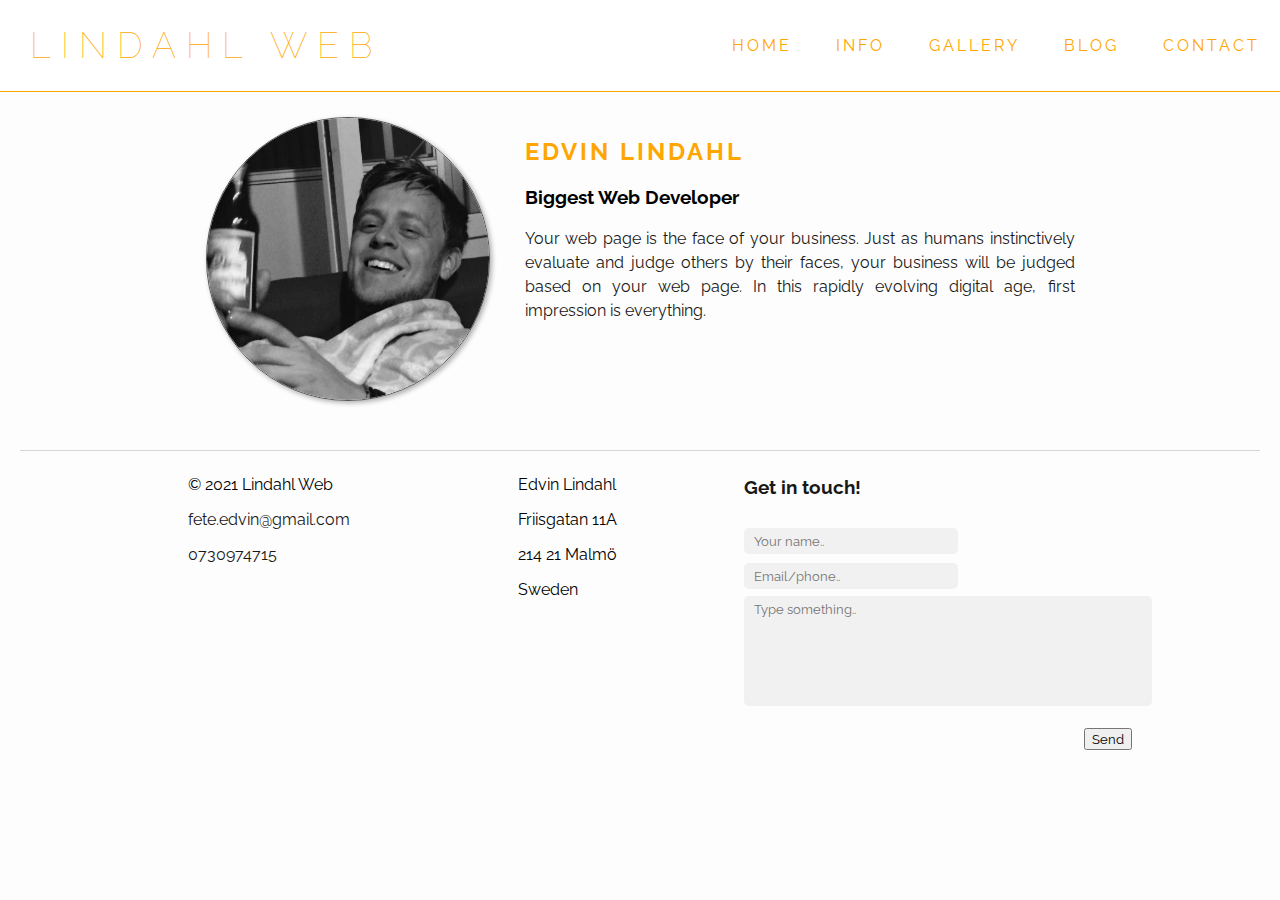
<file: index.html>
<!DOCTYPE html>
<html lang="en">
<head>
    <meta charset="UTF-8">
    <meta http-equiv="X-UA-Compatible" content="IE=edge">
    <meta name="viewport" content="width=device-width, initial-scale=1.0">
    <link rel="stylesheet" href="./styles/main.css">
    <link rel="icon" href="images/icon3.png">
    <link rel="stylesheet" href="https://cdnjs.cloudflare.com/ajax/libs/font-awesome/4.7.0/css/font-awesome.min.css">
    <link rel="preconnect" href="https://fonts.googleapis.com">
    <link rel="preconnect" href="https://fonts.gstatic.com" crossorigin>
    <link href="https://fonts.googleapis.com/css2?family=Raleway:wght@300&display=swap" rel="stylesheet">
    <title>Lindahl Web Design</title>
    <meta name="description" content="Simplistic and affordable web design for your business, tailored to your individual needs and preferences.">
</head>
<body>
    <div class="wrapper">
        <header>
            <div class="navbar">
                <div class="banner">
                    <a href="index.html"><h1>Lindahl Web</h1></a>
                </div>
                <ul class="navigation">
                    <li><a href="index.html">Home</a></li>
                    <li><a href="about.html">Info</a></li>
                    <li><a href="gallery.html">Gallery</a></li>
                    <li><a href="blog.html">Blog</a></li>
                    <li><a href="javascript: document.body.scrollIntoView(false);">Contact</a></li>
                </ul>
            </div>
        </header>
        <main>
            <div class="content">
                <div>
                    <img class="portrait" src="images/author.jpg" alt="Image of author" width="282" height="100%">
                </div>
                <div class="content-text">
                    <h2>Edvin Lindahl</h2>
                    <h3>Biggest Web Developer</h3>
                    <p>Your web page is the face of your business. Just as humans instinctively evaluate and judge others by their faces, your business will be judged based on your web page. In this rapidly evolving digital age, first impression is everything.</p>
                </div>
            </div>
        </main>
        <footer>
            <div class="foot-container">
                <ul class="foot-contact">
                    <li>&copy 2021 Lindahl Web</li>
                    <li><a href="mailto:fete.edvin@gmail.com">fete.edvin@gmail.com</a></li>
                    <li><a href="tel:+46730974715">0730974715</a></li>
                </ul>
                <ul class="foot-contact">
                    <li>Edvin Lindahl</li>
                    <li>Friisgatan 11A</li>
                    <li>214 21 Malmö</li>
                    <li>Sweden</li>
                </ul>
                <div class="cont-form">
                    <h3>Get in touch!</h3>
                    <form action="/action_page.php" id="usrform">
                    <input type="text" name="usrname" placeholder="Your name..">
                    <input type="text" name="cntct" placeholder="Email/phone..">
                    <div class="cont-textarea">
                        <textarea rows="5" cols="40" name="comment" form="usrform" placeholder="Type something.."  style="resize: none;"></textarea>
                    </div>
                    <div class="button"><input type="Submit" value="Send"></div>
                </form>
                </div>
            </div>
        </footer>
</body>
</html>
</file>
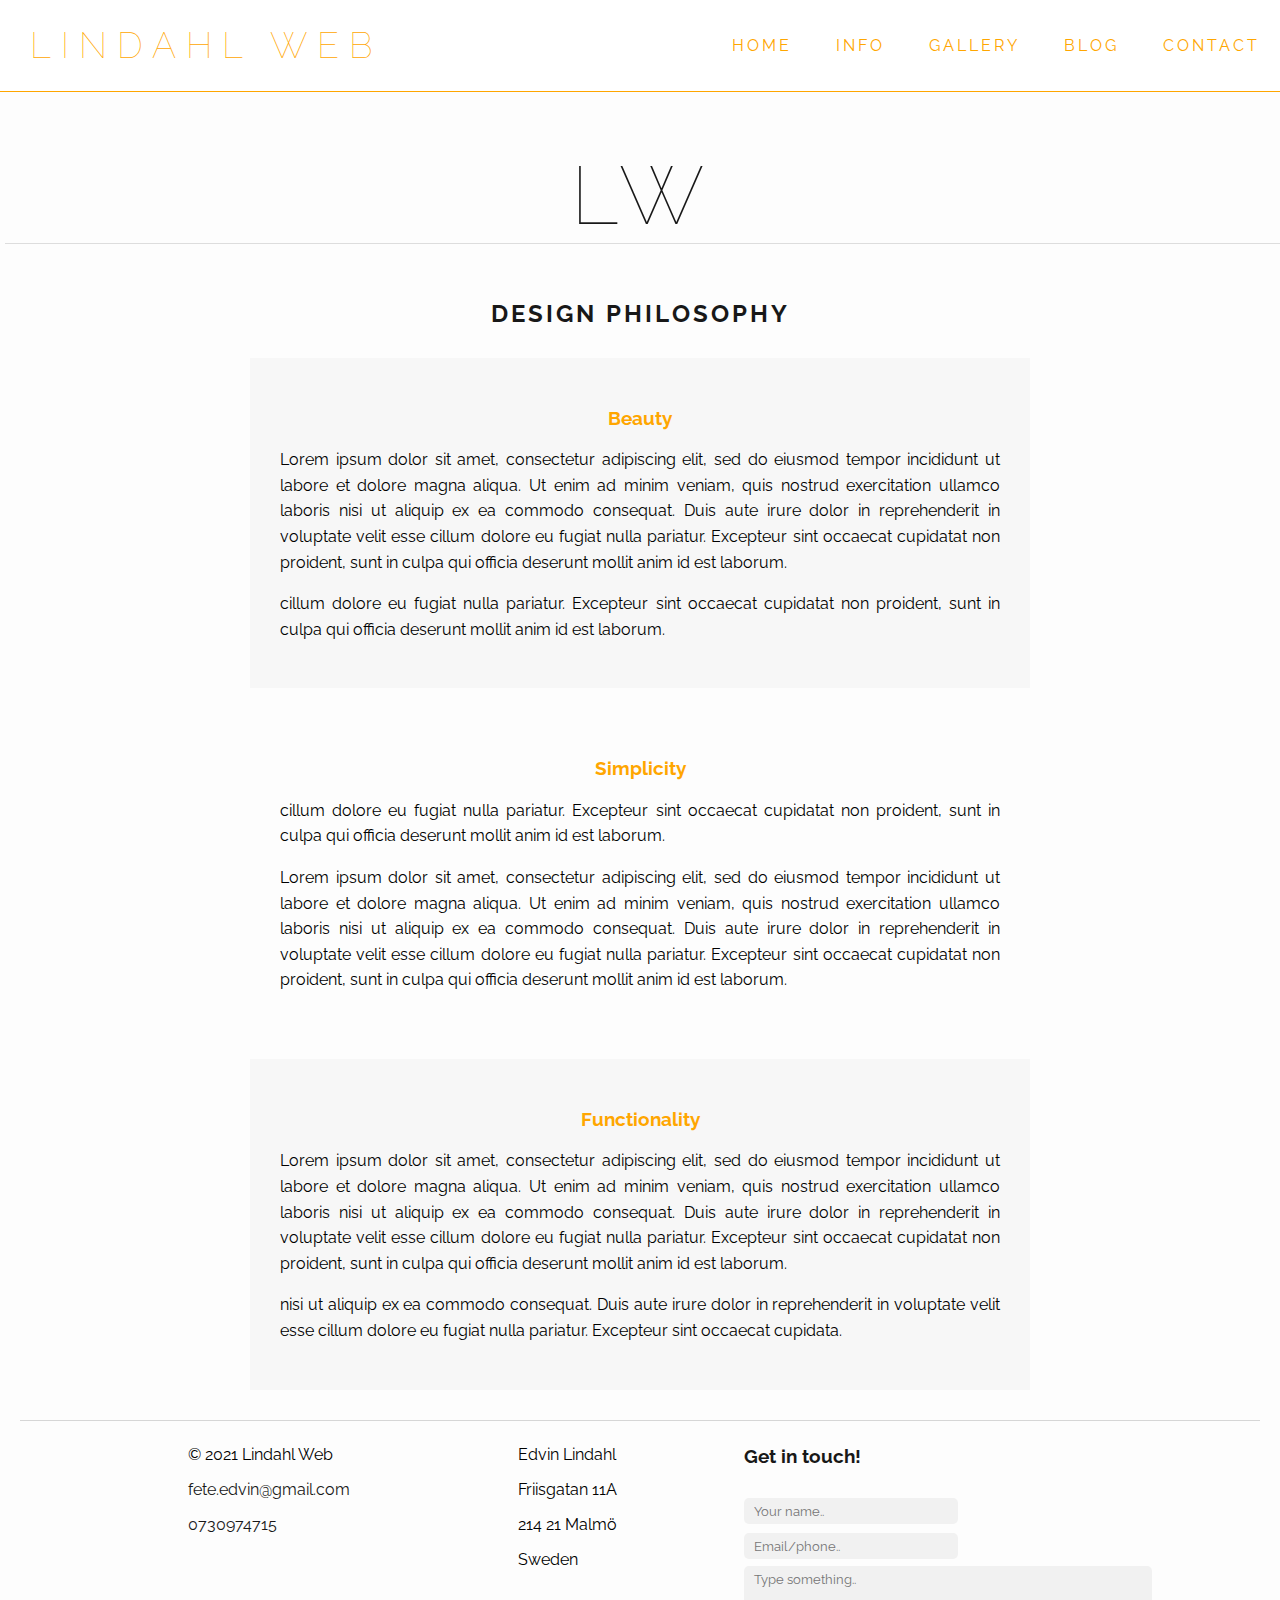
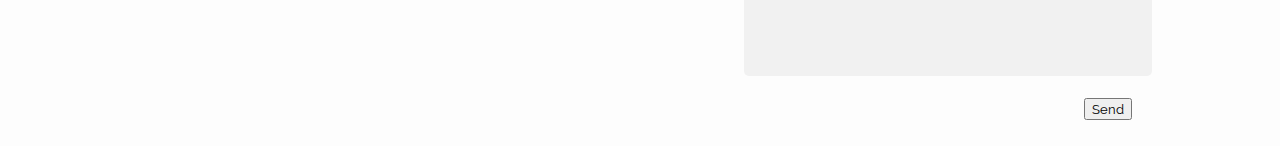
<file: about.html>
<!DOCTYPE html>
<html lang="en">
<head>
    <meta charset="UTF-8">
    <meta http-equiv="X-UA-Compatible" content="IE=edge">
    <meta name="viewport" content="width=device-width, initial-scale=1.0">
    <link rel="stylesheet" href="./styles/main.css">
    <link rel="icon" href="images/icon3.png">
    <link rel="stylesheet" href="https://cdnjs.cloudflare.com/ajax/libs/font-awesome/4.7.0/css/font-awesome.min.css">
    <link rel="preconnect" href="https://fonts.googleapis.com">
    <link rel="preconnect" href="https://fonts.gstatic.com" crossorigin>
    <link href="https://fonts.googleapis.com/css2?family=Raleway:wght@300&display=swap" rel="stylesheet">
    <title>Lindahl Web Design</title>
    <meta name="description" content="Simplistic and affordable web design for your business, tailored to your individual needs and preferences.">
</head>
<body>
    <div class="wrapper">
        <header>
            <div class="navbar">
                <div class="banner">
                    <a href="index.html"><h1>Lindahl Web</h1></a>
                </div>
                <ul class="navigation">
                    <li><a href="index.html">Home</a></li>
                    <li><a href="about.html">Info</a></li>
                    <li><a href="gallery.html">Gallery</a></li>
                    <li><a href="blog.html">Blog</a></li>
                    <li><a href="javascript: document.body.scrollIntoView(false);">Contact</a></li>
                </ul>
            </div>
        </header>
        <main>
            <div class="about-wrap">
                <div class="logo">
                    <h1>LW</h1>
                    <h2>Design Philosophy</h2>
                </div>
                <div class="about-text">

                    <div class="about-item">
                        <h3>Beauty</h3>
                        <p>Lorem ipsum dolor sit amet, consectetur adipiscing elit, sed do eiusmod tempor incididunt ut labore et dolore magna aliqua. Ut enim ad minim veniam, quis nostrud exercitation ullamco laboris nisi ut aliquip ex ea commodo consequat. Duis aute irure dolor in reprehenderit in voluptate velit esse cillum dolore eu fugiat nulla pariatur. Excepteur sint occaecat cupidatat non proident, sunt in culpa qui officia deserunt mollit anim id est laborum.</p>
                        <p>cillum dolore eu fugiat nulla pariatur. Excepteur sint occaecat cupidatat non proident, sunt in culpa qui officia deserunt mollit anim id est laborum.</p>
                    </div>
                    <div class="about-item">
                        <h3>Simplicity</h3>
                        <p>cillum dolore eu fugiat nulla pariatur. Excepteur sint occaecat cupidatat non proident, sunt in culpa qui officia deserunt mollit anim id est laborum.</p>
                        <p>Lorem ipsum dolor sit amet, consectetur adipiscing elit, sed do eiusmod tempor incididunt ut labore et dolore magna aliqua. Ut enim ad minim veniam, quis nostrud exercitation ullamco laboris nisi ut aliquip ex ea commodo consequat. Duis aute irure dolor in reprehenderit in voluptate velit esse cillum dolore eu fugiat nulla pariatur. Excepteur sint occaecat cupidatat non proident, sunt in culpa qui officia deserunt mollit anim id est laborum.</p>
                    </div>
                    <div class="about-item">
                        <h3>Functionality</h3>
                        <p>Lorem ipsum dolor sit amet, consectetur adipiscing elit, sed do eiusmod tempor incididunt ut labore et dolore magna aliqua. Ut enim ad minim veniam, quis nostrud exercitation ullamco laboris nisi ut aliquip ex ea commodo consequat. Duis aute irure dolor in reprehenderit in voluptate velit esse cillum dolore eu fugiat nulla pariatur. Excepteur sint occaecat cupidatat non proident, sunt in culpa qui officia deserunt mollit anim id est laborum.</p>
                        <p>nisi ut aliquip ex ea commodo consequat. Duis aute irure dolor in reprehenderit in voluptate velit esse cillum dolore eu fugiat nulla pariatur. Excepteur sint occaecat cupidata.</p>
                    </div>
                </div>
            </div>
        </main>
        <footer>
            <div class="foot-container">
                <ul class="foot-contact">
                    <li>&copy 2021 Lindahl Web</li>
                    <li><a href="mailto:fete.edvin@gmail.com">fete.edvin@gmail.com</a></li>
                    <li><a href="tel:+46730974715">0730974715</a></li>
                </ul>
                <ul class="foot-contact">
                    <li>Edvin Lindahl</li>
                    <li>Friisgatan 11A</li>
                    <li>214 21 Malmö</li>
                    <li>Sweden</li>
                </ul>
                <div class="cont-form">
                    <h3>Get in touch!</h3>
                    <form action="/action_page.php" id="usrform">
                    <input type="text" name="usrname" placeholder="Your name..">
                    <input type="text" name="cntct" placeholder="Email/phone..">
                    <div class="cont-textarea">
                        <textarea rows="5" cols="40" name="comment" form="usrform" placeholder="Type something.."  style="resize: none;"></textarea>
                    </div>
                    <div class="button"><input type="Submit" value="Send"></div>
                </form>
                </div>
            </div>
        </footer>
</body>
</html>
</file>
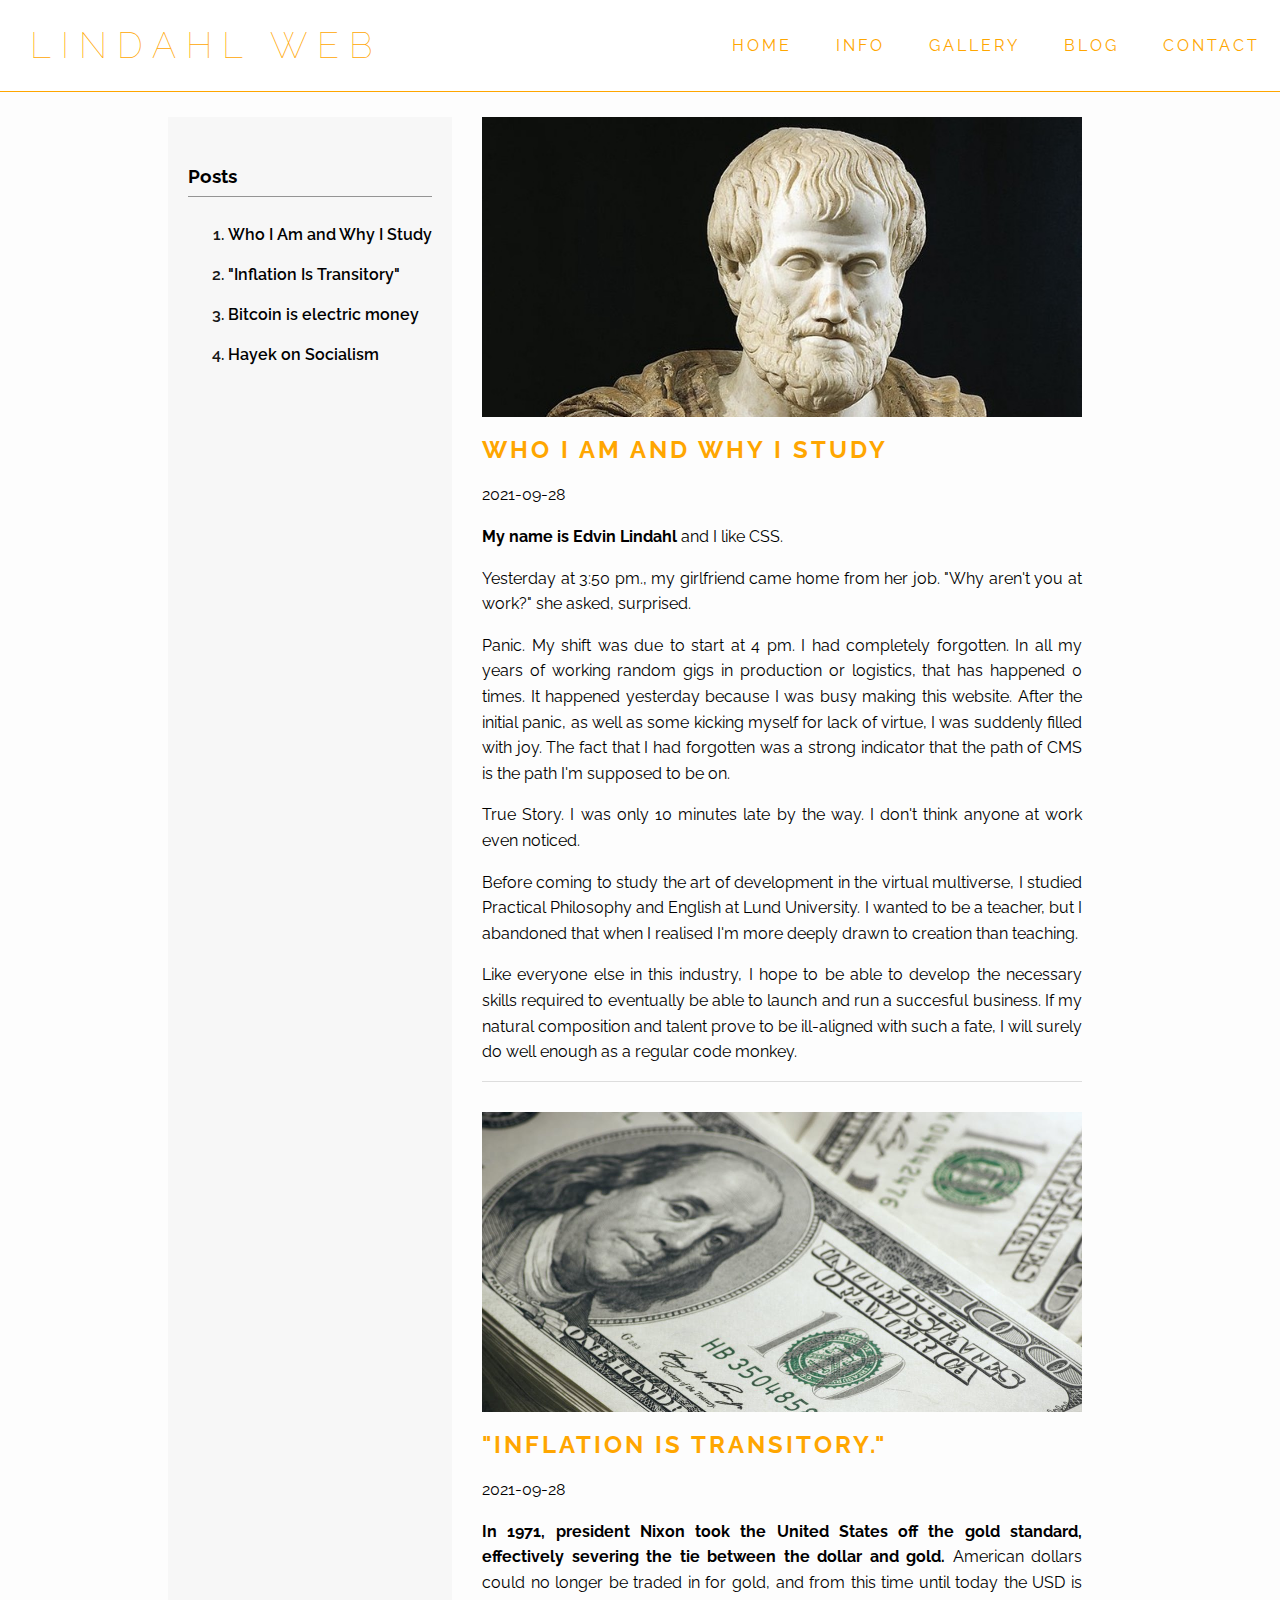
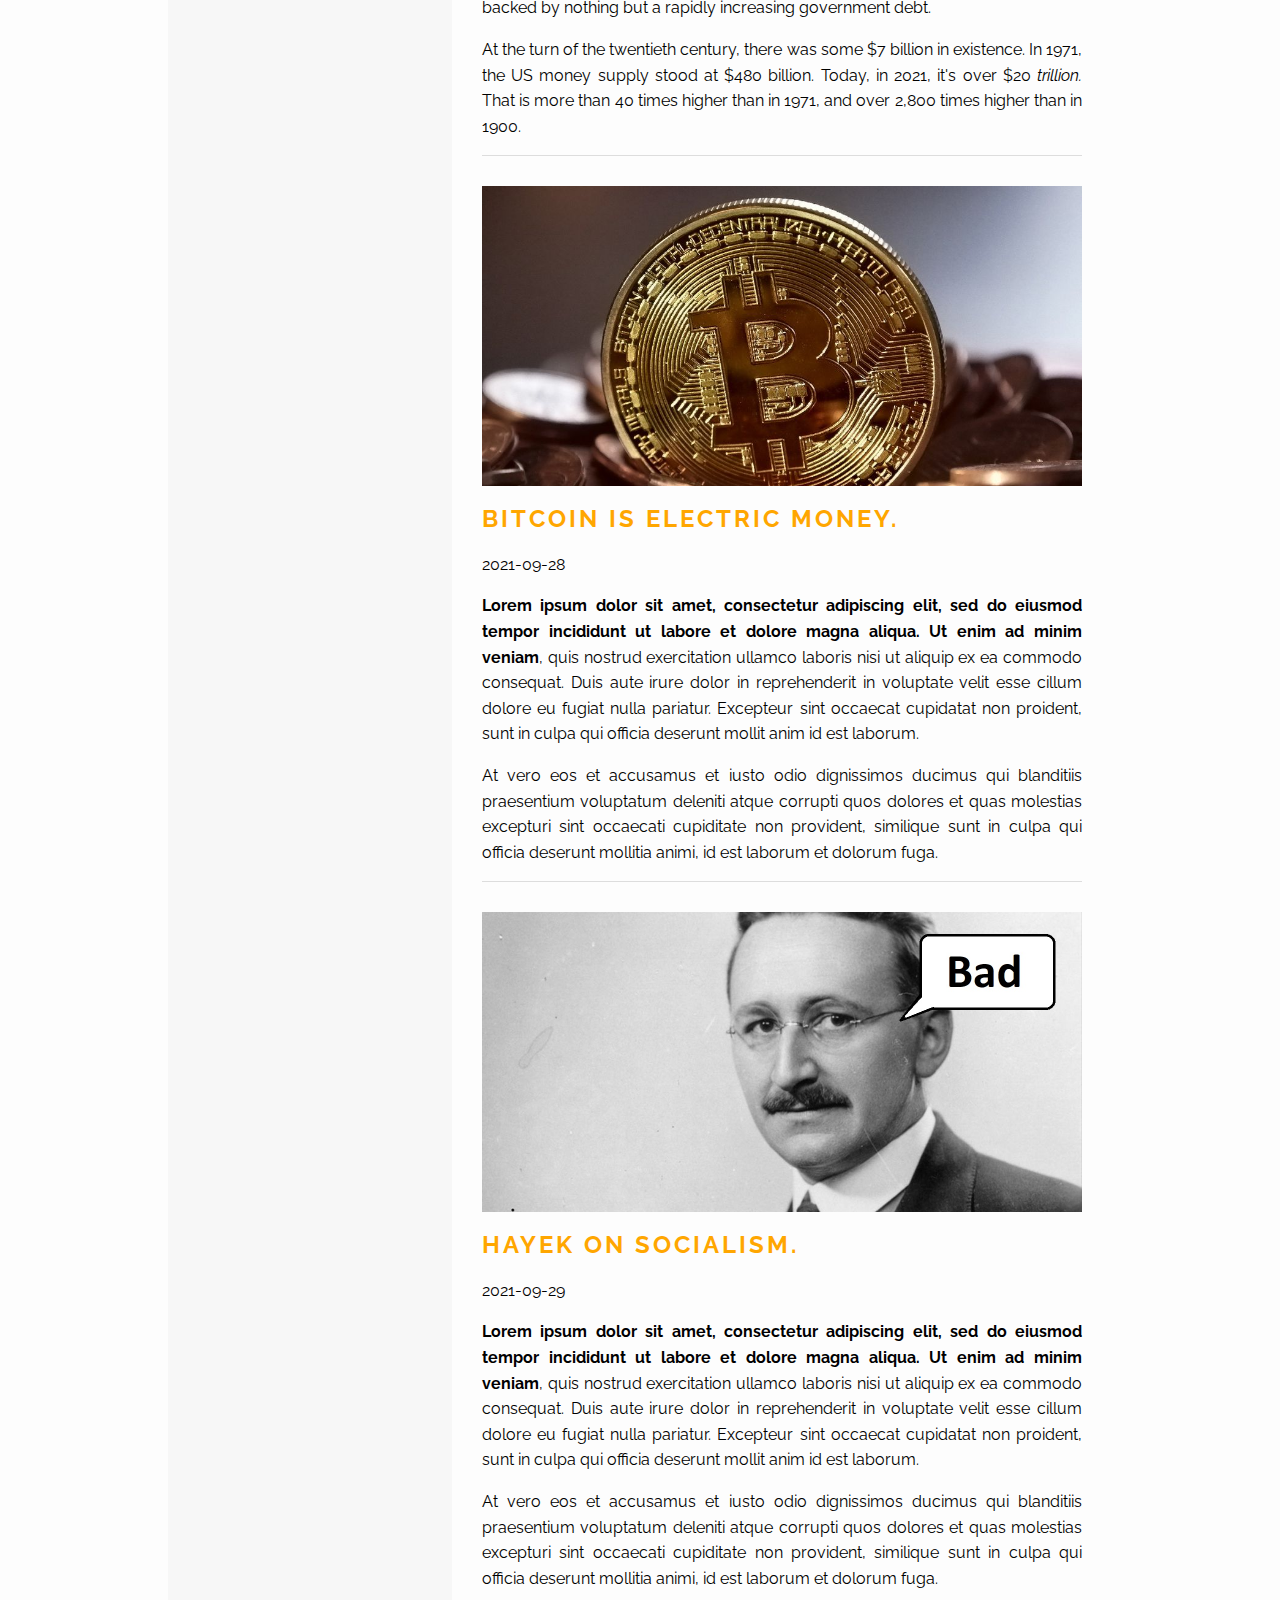
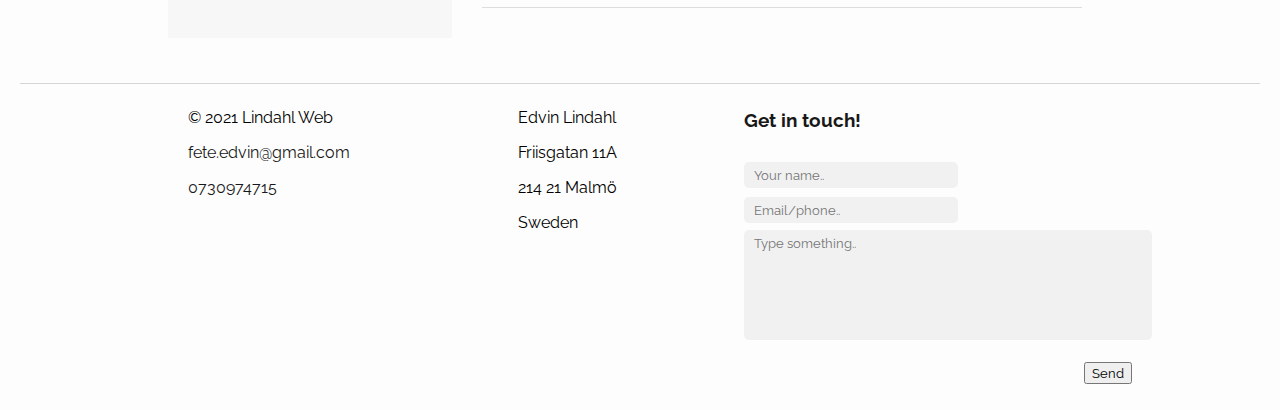
<file: blog.html>
<!DOCTYPE html>
<html lang="en">
<head>
    <meta charset="UTF-8">
    <meta http-equiv="X-UA-Compatible" content="IE=edge">
    <meta name="viewport" content="width=device-width, initial-scale=1.0">
    <link rel="stylesheet" href="./styles/main.css">
    <link rel="icon" href="images/icon3.png">
    <link rel="stylesheet" href="https://cdnjs.cloudflare.com/ajax/libs/font-awesome/4.7.0/css/font-awesome.min.css">
    <link rel="preconnect" href="https://fonts.googleapis.com">
    <link rel="preconnect" href="https://fonts.gstatic.com" crossorigin>
    <link href="https://fonts.googleapis.com/css2?family=Raleway:wght@300&display=swap" rel="stylesheet">
    <title>Lindahl Web Design</title>
    <meta name="description" content="Simplistic and affordable web design for your business, tailored to your individual needs and preferences.">
</head>
<body>
    <div class="wrapper">
        <header>
            <div class="navbar">
                <div class="banner">
                    <a href="index.html"><h1>Lindahl Web</h1></a>
                </div>
                <ul class="navigation">
                    <li><a href="index.html">Home</a></li>
                    <li><a href="about.html">Info</a></li>
                    <li><a href="gallery.html">Gallery</a></li>
                    <li><a href="blog.html">Blog</a></li>
                    <li><a href="javascript: document.body.scrollIntoView(false);">Contact</a></li>
                </ul>
            </div>
        </header>
        <main>
            <div class="blog-wrapper">
                <div class="blog-nav">
                    <a name="blog1"></a>
                    <h3>Posts</h3>
                    <ol>
                        <li><a href="#top">Who I Am and Why I Study</a></li>
                        <li><a href="#blog2">"Inflation Is Transitory"</a></li>
                        <li><a href="#blog3">Bitcoin is electric money</a></li>
                        <li><a href="#blog4">Hayek on Socialism</a></li>
                    </ol>
                </div>
                <div class="blog-boxes">
                    <div class="blog-content">
                        <div class="blog-img">
                            <img src="images/aristotle.jpeg" width="600px" loading="lazy">
                        </div>
                        <h2 id="blog-title01">Who I Am and Why I Study</h2>
                        <time datetime="2021-09-28">2021-09-28</time>
                        <p><strong>My name is Edvin Lindahl</strong> and I like CSS.</p>
                        <p>Yesterday at 3:50 pm., my girlfriend came home from her job. "Why aren't you at work?" she asked, surprised.</p>
                        <p>Panic. My shift was due to start at 4 pm. I had completely forgotten. In all my years of working random gigs in production or logistics, that has happened 0 times. It happened yesterday because I was busy making this website. After the initial panic, as well as some kicking myself for lack of virtue, I was suddenly filled with joy. The fact that I had forgotten was a strong indicator that the path of CMS is the path I'm supposed to be on.</p>
                        <p>True Story. I was only 10 minutes late by the way. I don't think anyone at work even noticed.</p>
                        <p>Before coming to study the art of development in the virtual multiverse, I studied Practical Philosophy and English at Lund University. I wanted to be a teacher, but I abandoned that when I realised I'm more deeply drawn to creation than teaching.</p>
                        <p>Like everyone else in this industry, I hope to be able to develop the necessary skills required to eventually be able to launch and run a succesful business. If my natural composition and talent prove to be ill-aligned with such a fate, I will surely do well enough as a regular code monkey.</p>
                        <a name="blog2"></a>
                    </div>
                    <div class="blog-content">
                        <div class="blog-img">
                            <img src="images/dollarimg.jpg" width="600px" loading="lazy">
                        </div>
                        <h2 id="blog-title01">"Inflation Is Transitory."</h2>
                        <time datetime="2021-09-28">2021-09-28</time>
                        <p><strong>In 1971, president Nixon took the United States off the gold standard, effectively severing the tie between the dollar and gold.</strong> American dollars could no longer be traded in for gold, and from this time until today the USD is backed by nothing but a rapidly increasing government debt.</p>
                        <p>At the turn of the twentieth century, there was some $7 billion in existence. In 1971, the US money supply stood at $480 billion. Today, in 2021, it's over $20 <i>trillion. </i>That is more than 40 times higher than in 1971, and over 2,800 times higher than in 1900.</p>
                        <a name="blog3"></a>
                    </div>
                    <div class="blog-content">
                        <div class="blog-img">
                            <img src="images/btc.jpg" width="600px" loading="lazy">
                        </div>
                        <h2 id="blog-title02">Bitcoin is electric money.</h2>
                        <time datetime="2021-09-28">2021-09-28</time>
                        <p><strong>Lorem ipsum dolor sit amet, consectetur adipiscing elit, sed do eiusmod tempor incididunt ut labore et dolore magna aliqua. Ut enim ad minim veniam</strong>, quis nostrud exercitation ullamco laboris nisi ut aliquip ex ea commodo consequat. Duis aute irure dolor in reprehenderit in voluptate velit esse cillum dolore eu fugiat nulla pariatur. Excepteur sint occaecat cupidatat non proident, sunt in culpa qui officia deserunt mollit anim id est laborum.</p>
                        <p>At vero eos et accusamus et iusto odio dignissimos ducimus qui blanditiis praesentium voluptatum deleniti atque corrupti quos dolores et quas molestias excepturi sint occaecati cupiditate non provident, similique sunt in culpa qui officia deserunt mollitia animi, id est laborum et dolorum fuga. </p>
                        <a name="blog4"></a>
                    </div>
                    <div class="blog-content">
                        <div class="blog-img">
                            <img src="images/hayek.jfif" width="600px" loading="lazy">
                        </div>
                        <h2 id="blog-title02">Hayek on Socialism.</h2>
                        <time datetime="2021-09-28">2021-09-29</time>
                        <p><strong>Lorem ipsum dolor sit amet, consectetur adipiscing elit, sed do eiusmod tempor incididunt ut labore et dolore magna aliqua. Ut enim ad minim veniam</strong>, quis nostrud exercitation ullamco laboris nisi ut aliquip ex ea commodo consequat. Duis aute irure dolor in reprehenderit in voluptate velit esse cillum dolore eu fugiat nulla pariatur. Excepteur sint occaecat cupidatat non proident, sunt in culpa qui officia deserunt mollit anim id est laborum.</p>
                        <p>At vero eos et accusamus et iusto odio dignissimos ducimus qui blanditiis praesentium voluptatum deleniti atque corrupti quos dolores et quas molestias excepturi sint occaecati cupiditate non provident, similique sunt in culpa qui officia deserunt mollitia animi, id est laborum et dolorum fuga. </p>
                    </div>
                </div>
            </div>
        </main>



        <footer>
            <div class="foot-container">
                <ul class="foot-contact">
                    <li>&copy 2021 Lindahl Web</li>
                    <li><a href="mailto:fete.edvin@gmail.com">fete.edvin@gmail.com</a></li>
                    <li><a href="tel:+46730974715">0730974715</a></li>
                </ul>
                <ul class="foot-contact">
                    <li>Edvin Lindahl</li>
                    <li>Friisgatan 11A</li>
                    <li>214 21 Malmö</li>
                    <li>Sweden</li>
                </ul>
                <div class="cont-form">
                    <h3>Get in touch!</h3>
                    <form action="/action_page.php" id="usrform">
                    <input type="text" name="usrname" placeholder="Your name..">
                    <input type="text" name="cntct" placeholder="Email/phone..">
                    <div class="cont-textarea">
                        <textarea rows="5" cols="40" name="comment" form="usrform" placeholder="Type something.."  style="resize: none;"></textarea>
                    </div>
                    <div class="button"><input type="Submit" value="Send"></div>
                </form>
                </div>
            </div>
        </footer>
</body>
</html>
</file>
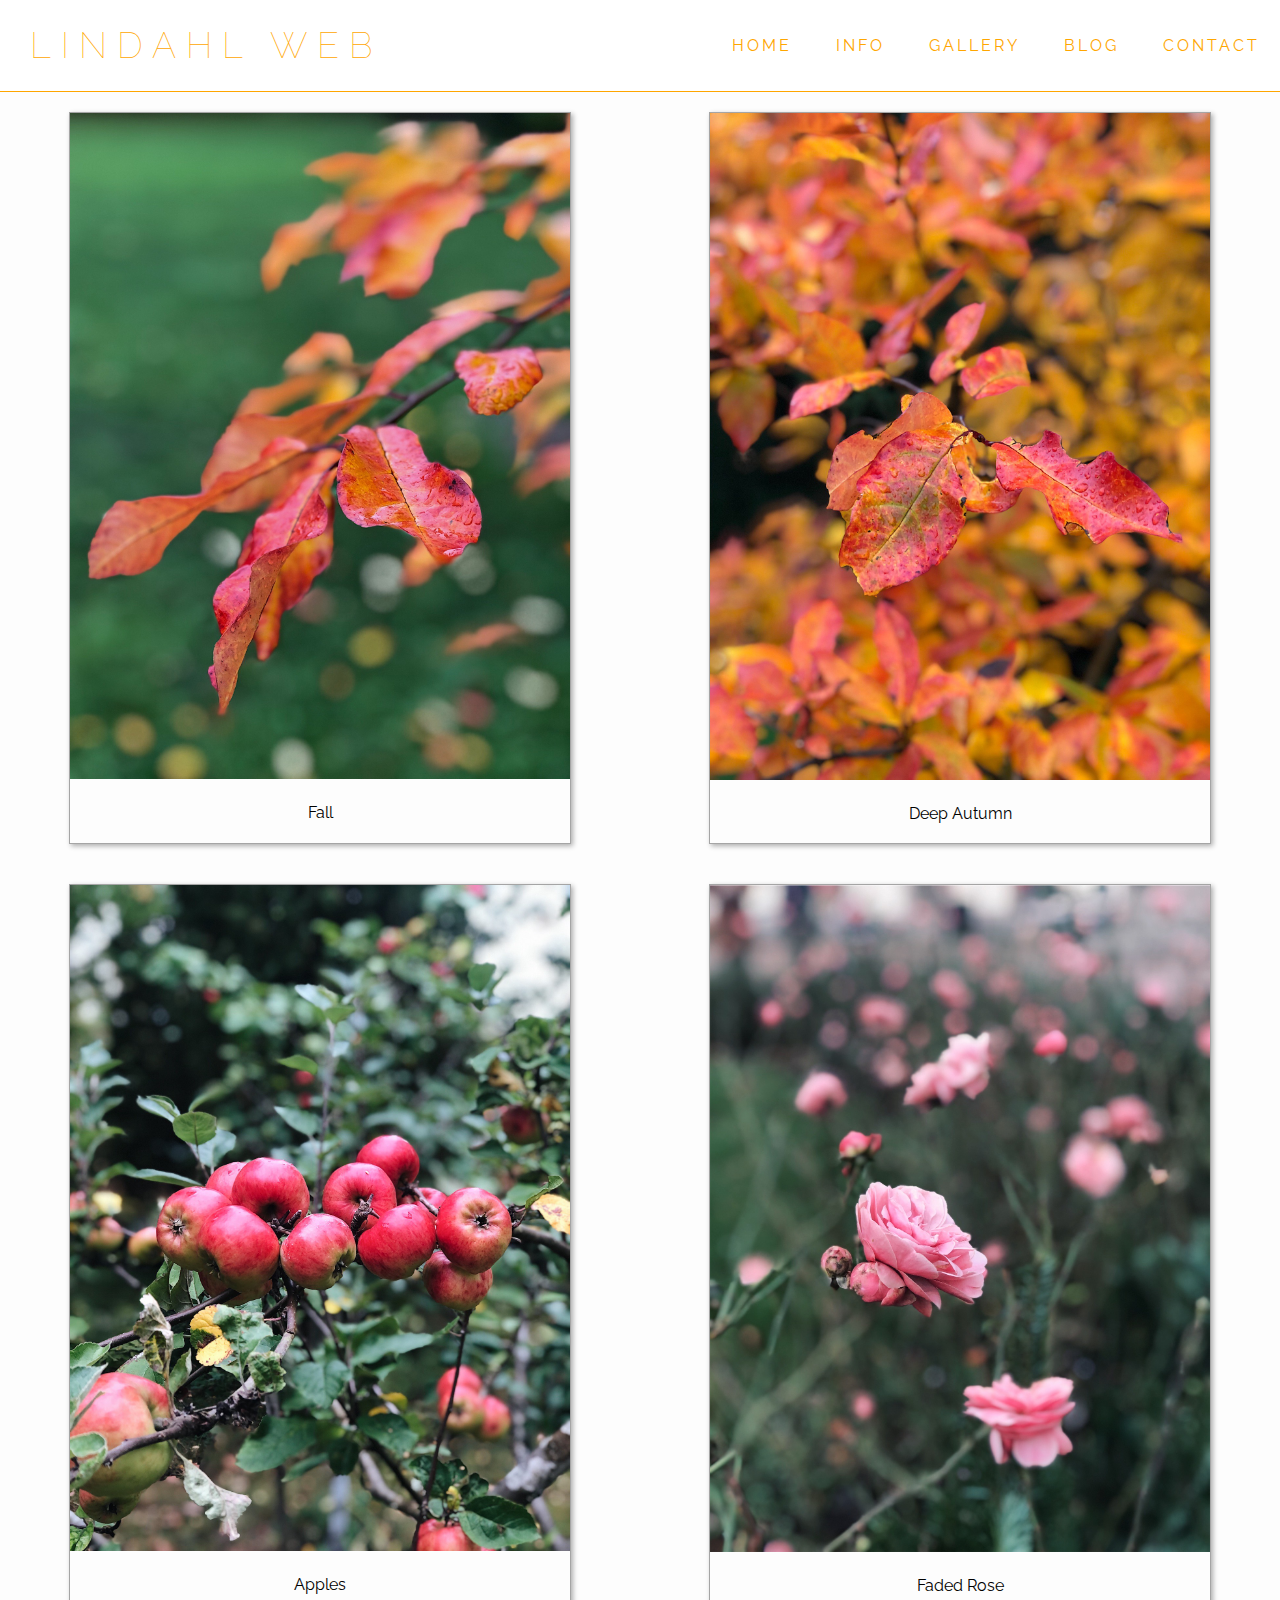
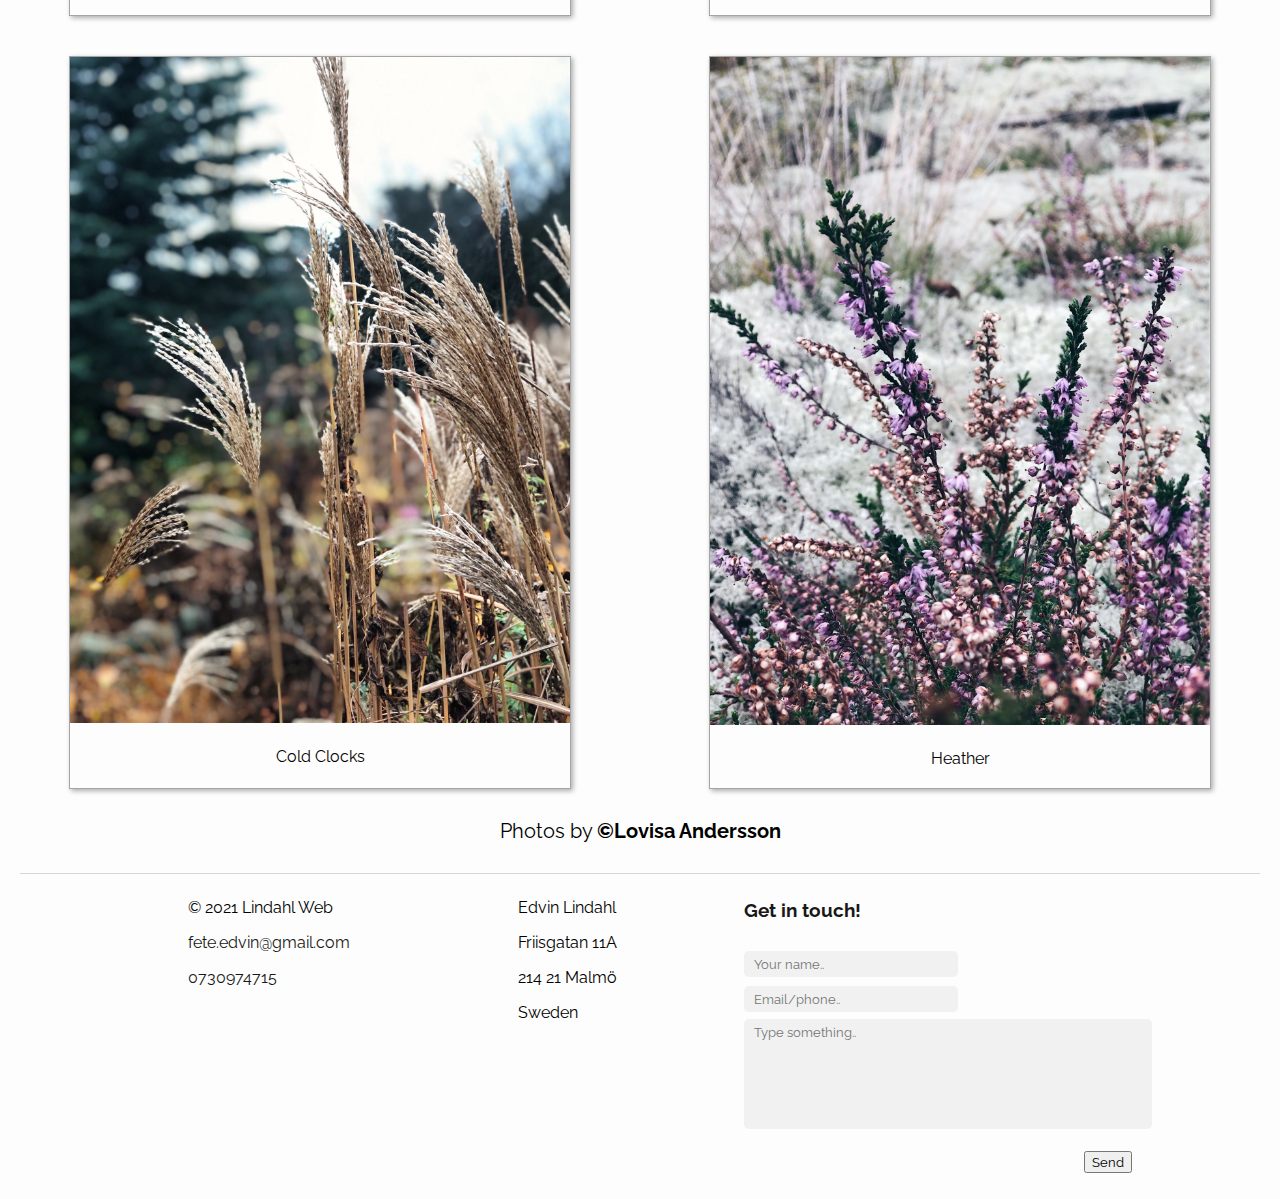
<file: gallery.html>
<!DOCTYPE html>
<html lang="en">
<head>
    <meta charset="UTF-8">
    <meta http-equiv="X-UA-Compatible" content="IE=edge">
    <meta name="viewport" content="width=device-width, initial-scale=1.0">
    <link rel="stylesheet" href="./styles/main.css">
    <link rel="icon" href="images/icon3.png">
    <link rel="stylesheet" href="https://cdnjs.cloudflare.com/ajax/libs/font-awesome/4.7.0/css/font-awesome.min.css">
    <link rel="preconnect" href="https://fonts.googleapis.com">
    <link rel="preconnect" href="https://fonts.gstatic.com" crossorigin>
    <link href="https://fonts.googleapis.com/css2?family=Raleway:wght@300&display=swap" rel="stylesheet">
    <title>Lindahl Web Design</title>
    <meta name="description" content="Simplistic and affordable web design for your business, tailored to your individual needs and preferences.">
</head>
<body>
    <div class="wrapper">
        <header>
            <div class="navbar">
                <div class="banner">
                    <a href="index.html"><h1>Lindahl Web</h1></a>
                </div>
                <ul class="navigation">
                    <li><a href="index.html">Home</a></li>
                    <li><a href="about.html">Info</a></li>
                    <li><a href="gallery.html">Gallery</a></li>
                    <li><a href="blog.html">Blog</a></li>
                    <li><a href="javascript: document.body.scrollIntoView(false);">Contact</a></li>
                </ul>
            </div>
        </header>
        <main>
                <div class="gallery-container">
                    <div class="gallery">
                        <a target="_blank" href="images/IMG_01.jpg">
                        <img src="images/IMG_02.jpg" alt="Image 1" width="600" loading="lazy">
                        </a>
                        <div class="desc">Fall</div>
                    </div>
                    <div class="gallery">
                        <a target="_blank" href="images/IMG_02.jpg">
                        <img src="images/IMG_03.jpg" alt="Image 2" width="600" loading="lazy">
                        </a>
                        <div class="desc">Deep Autumn</div>
                    </div>
                    <div class="gallery">
                        <a target="_blank" href="images/IMG_03.jpg">
                        <img src="images/IMG_06.jpg" alt="Image 3" width="600" loading="lazy">
                        </a>
                        <div class="desc">Apples</div>
                    </div>
                    <div class="gallery">
                        <a target="_blank" href="images/IMG_01.jpg">
                        <img src="images/IMG_01.jpg" alt="Image 1" width="600" loading="lazy">
                        </a>
                        <div class="desc">Faded Rose</div>
                    </div>
                    <div class="gallery">
                        <a target="_blank" href="images/IMG_02.jpg">
                        <img src="images/IMG_05.jpg" alt="Image 2" width="600" loading="lazy">
                        </a>
                        <div class="desc">Cold Clocks</div>
                    </div>
                    <div class="gallery">
                        <a target="_blank" href="images/IMG_03.jpg">
                        <img src="images/IMG_04.jpg" alt="Image 6" width="600" loading="lazy">
                        </a>
                        <div class="desc">Heather</div>
                    </div>

                </div>
                <div class="credit">
                    <p>Photos by <strong>&copyLovisa Andersson</strong></p>
                </div>
        </main>
        <footer>
            <div class="foot-container">
                <ul class="foot-contact">
                    <li>&copy 2021 Lindahl Web</li>
                    <li><a href="mailto:fete.edvin@gmail.com">fete.edvin@gmail.com</a></li>
                    <li><a href="tel:+46730974715">0730974715</a></li>
                </ul>
                <ul class="foot-contact">
                    <li>Edvin Lindahl</li>
                    <li>Friisgatan 11A</li>
                    <li>214 21 Malmö</li>
                    <li>Sweden</li>
                </ul>
                <div class="cont-form">
                    <h3>Get in touch!</h3>
                    <form action="/action_page.php" id="usrform">
                    <input type="text" name="usrname" placeholder="Your name..">
                    <input type="text" name="cntct" placeholder="Email/phone..">
                    <div class="cont-textarea">
                        <textarea rows="5" cols="40" name="comment" form="usrform" placeholder="Type something.."  style="resize: none;"></textarea>
                    </div>
                    <div class="button"><input type="Submit" value="Send"></div>
                </form>
                </div>
            </div>
        </footer>
</body>
</html>
</file>
<file: styles/main.css>
* {
    font-family: 'Raleway', Verdana, sans-serif;
    scroll-behavior: smooth;
}

:root {
    --alt-color: rgb(24, 24, 24);
    --main-color: rgb(255, 166, 0);
}
/* General Settings */

body {
    background-color: rgb(253, 253, 253);
    margin: 0;
}

h1 {
    font-weight: lighter;
    margin-left: 30px;
    text-transform: uppercase;
    font-size: 36px;
    letter-spacing: 10px;
    color: var(--main-color);
}

h2 {
    letter-spacing: 3px;
    text-transform: uppercase;
    color: var(--main-color);
}

ul {
    list-style-type: none;
}

ol li {
    color: var(--alt-color);
}



.navbar a {
    color: var(--main-color);
    letter-spacing: 3px;
    text-decoration: none;
}

    .navbar a:hover {
        transition: 0.3s;
        color: var(--alt-color);
    }

    .navigation > li {
        text-transform: uppercase;

}

.content p {
    color: var(--alt-color);
    max-width: 55ch;
    line-height: 1.5;
    text-align: justify;
    
}

/* responsive images. this changes EVERYTHING <3 */
img {
    max-width: 100%;
    height: auto;
}

/* Boxes and stuff */

/* NAVBAR */

.wrapper {
    margin: auto;
    max-width: 2000px;
    display: flex;
    flex-direction: column;
    flex-wrap: wrap;
}

.navbar {
    background-color: rgb(255, 255, 255);
    justify-content: space-between;
    border-bottom: 1px solid var(--main-color);
    display: flex;
    flex-wrap: wrap;

}

    .navbar > ul li{
        padding: 20px;
        display: inline-block;
    }


@media screen and (max-width: 1100px) {
    .navbar h1 {
        margin-left: 1px;
        margin-bottom: 4px;
    }

    ul {
        padding-inline-start: 1px;
    }

    
    /* Forces 2 rows at certain site */
    .navbar {
        align-items: center;
        flex-direction: column;
        justify-content: space-around;

    }
    .navbar > ul li {
        padding: 3px;

    }
    .navbar > ul li:not(:last-child) {
        border-right: 1px solid var(--main-color);
    }


@media screen and (max-width: 362px) {
    h1 {
        font-size: 18px;
        font-weight: 600;
    }
}


/* MAIN CONTENT */
    
}    
.content {
    display: flex;
    flex-direction: row;
    margin: 25px;
    justify-content: center;
    /* FADE ANIMATION */
    animation: fadeIn 2s;
    -webkit-animation: fadeIn 2s;
    -moz-animation: fadeIn 2s;
    -o-animation: fadeIn 2s;
    -ms-animation: fadeIn 2s;
}
.content-text {
    padding-left: 35px;
}


/* About, WITH COOL FADE IN-EFFECT, using KEYFRAMES */

.about-wrap {
    text-align: center;
    animation: fadeIn 2s;
    -webkit-animation: fadeIn 2s;
    -moz-animation: fadeIn 2s;
    -o-animation: fadeIn 2s;
    -ms-animation: fadeIn 2s;
}

.about-wrap p {
    text-align: justify;
    line-height: 1.6em;
}

@keyframes fadeIn {
    0% {opacity:0;}
    100% {opacity:1;}
  }
  
  @-moz-keyframes fadeIn {
    0% {opacity:0;}
    100% {opacity:1;}
  }
  
  @-webkit-keyframes fadeIn {
    0% {opacity:0;}
    100% {opacity:1;}
  }
  
  @-o-keyframes fadeIn {
    0% {opacity:0;}
    100% {opacity:1;}
  }
  
  @-ms-keyframes fadeIn {
    0% {opacity:0;}
    100% {opacity:1;}
  }

/* END OF COOL EFFECT */


    .about-wrap h1 {
        color: var(--alt-color);
        margin-left: 5px;
        font-size: 82px;
    }
    
    .about-wrap h3 {
        color: var(--main-color);
    }

    .about-wrap h2 {
        color: var(--alt-color);
    }


.about-text {
    max-width: 800px;
    margin: auto;
    justify-content: space-around;
    display: flex;
    flex-direction: column;
    align-items: center;
    flex-wrap: wrap;
}

.about-item {
    margin: 10px;
    padding: 30px;
}

.about-item:nth-child(1) {
    background-color: rgb(247, 247, 247);
}

.about-item:nth-child(3) {
    background-color: rgb(247, 247, 247);
}

.logo h1 {
    border-bottom: 1px solid rgb(221, 221, 221);
}



/* GALLERY */

    .portrait {
        border: 1px solid rgb(83, 83, 83);
        box-shadow: 2px 2px 5px rgb(172, 172, 172);
        border-radius: 50%;
    }

.gallery-container {
    display: flex;
    flex-direction: row;
    justify-content: space-around;
    flex-wrap: wrap;
    animation: fadeIn 2s;
    -webkit-animation: fadeIn 2s;
    -moz-animation: fadeIn 2s;
    -o-animation: fadeIn 2s;
    -ms-animation: fadeIn 2s;
}
div.gallery {
    margin: 20px;
    border: 1px solid rgb(165, 165, 165);
    box-shadow: 2px 2px 5px rgb(172, 172, 172);
    transition: 0.1s;
    box-sizing: content-box;
    max-width: 500px;
}

    div.gallery:hover {
        box-shadow: 4px 5px 8px rgb(158, 158, 158);
        border: 1px solid rgb(12, 12, 12);
    }
    
    
    div.gallery img {
        max-width: 500px;
        height: auto;
    }
    
    div.desc {
        padding: 20px;
        text-align: center;
}

@media screen and (max-width: 560px) {
    div.gallery {
        max-width: 400px;
    }

    div.gallery img {
        max-width: 400px;
    }
}

@media screen and (max-width: 450px) {
    div.gallery {
        max-width: 350px;
    }

    div.gallery img {
        max-width: 350px;
    }

}

.credit p {
    font-size: 20px;
    margin: 10px;
    columns: white;
    text-align: center;
}


/* BLOG */


.blogger {
    display: flex;
    flex-direction: column;
}


.blog-nav {
    padding: 20px;
    background-color: rgb(247, 247, 247);
    line-height: 40px;
    font-weight: 600;
}
    .blog-nav h3 {
        border-bottom: 1px solid rgb(148, 148, 148);
    }

    .blog-nav a {
        text-decoration: none;
        color: black;
    }

    .blog-nav a:hover {
        color: var(--main-color);
    }

    .blog-nav a:active {
        color: white;
    }

.blog-wrapper {
    display: flex;
    flex-direction: row;
    margin: 25px;
    justify-content: center;
    animation: fadeIn 2s;
    -webkit-animation: fadeIn 2s;
    -moz-animation: fadeIn 2s;
    -o-animation: fadeIn 2s;
    -ms-animation: fadeIn 2s;
}

.blog-boxes {
    padding: 0 30px 0 30px;
    line-height: 1.6em;
    max-width: 600px;
}

    .blog-boxes p {
        text-align: justify;
    }

.blog-img {
    max-width: 600px;
    height: 300px;
    overflow: hidden;
}

.blog-content {
    border-bottom: 1px solid rgb(221, 221, 221);
    margin-bottom: 30px;
}

@media screen and (max-width: 1100px) {
    .blog-wrapper {
        align-items: center;
        flex-direction: column;
    }


    .blog-nav {
        display: none;
            /* NOTE TO SELF/TEACHER: I know this is not optimal. However; aesthetics > everything */
    }

    .blog-img {
        height: 200px;
    }

    .blog-boxes {
        padding: 1px;
    }
}


.foot-container {
    border-top: 1px solid rgb(214, 214, 214);
    margin: 20px;
    display: flex;
    justify-content: space-evenly;
    flex-wrap: wrap;
    line-height: 35px;
}

.foot-container a {
    text-decoration: none;
    color: rgb(24, 24, 24);
}
    .foot-container a:hover {
        color: var(--main-color);
    }

.foot-container h3 {
    color: var(--alt-color);
}

@media screen and (max-width: 700px) {
    .foot-container > ul:first-child {
        padding-right: 30px;
        border-right: 1px solid rgb(214, 214, 214);
    }
}


input[type="text"], textarea {
    outline: none;
    padding: 5px 10px;
    margin: 3px 0;
    border-radius: 5px;
    border: none;
    background-color: rgb(241, 241, 241);
    color: rgb(34, 34, 34);
    width: 50%;
}

textarea {
    resize: none;
    width: 100%;
    height: 100px;
}

@media screen and (max-width: 1100px) {
    textarea {
        width: 90%;
    }
}

.button {
    text-align: right;
}
</file>
